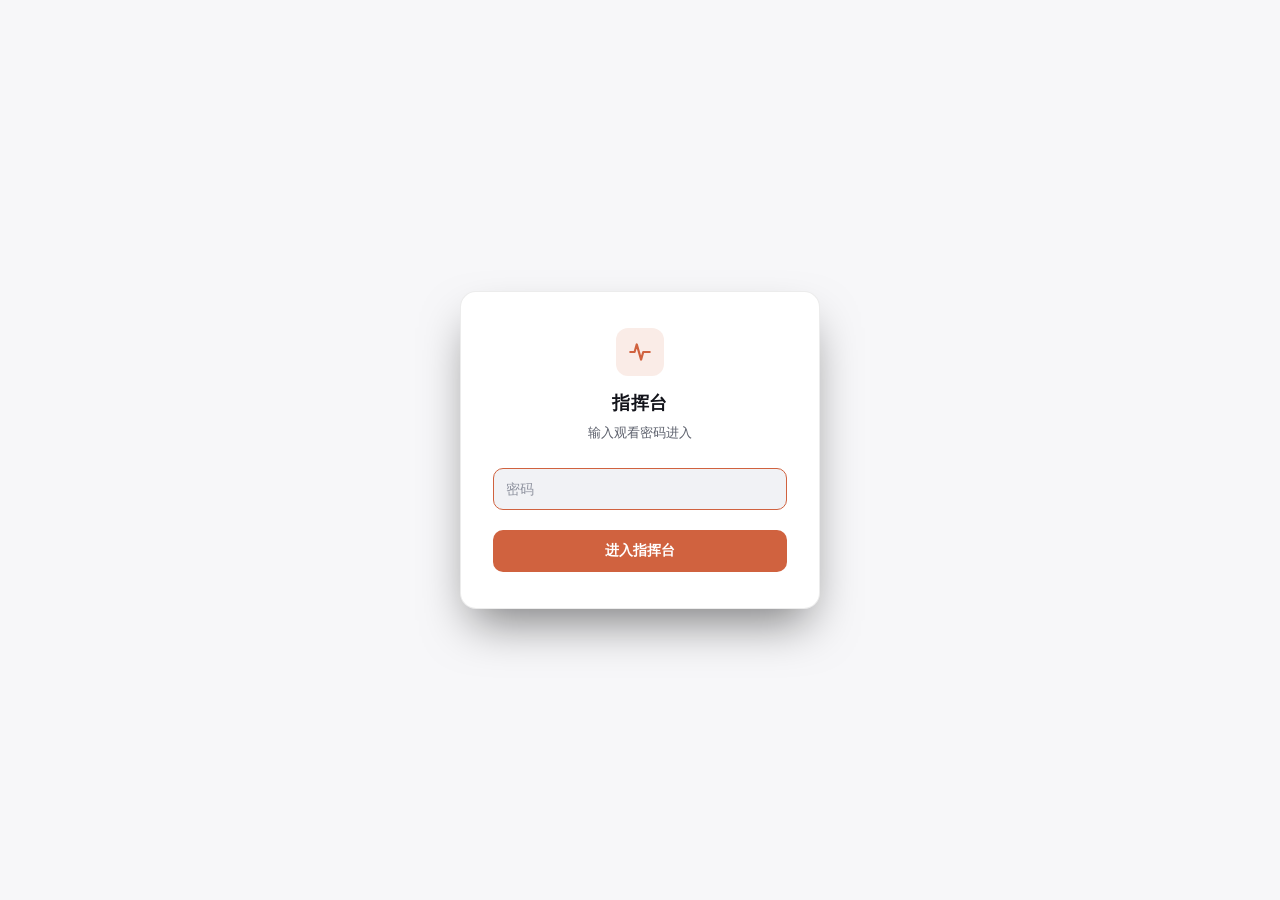
<file: dashboard/public/login.html>
<!doctype html>
<html lang="zh-CN">
<head>
<meta charset="utf-8">
<meta name="viewport" content="width=device-width, initial-scale=1">
<title>指挥台 · 登录</title>
<style>
/* 复用 public/styles.css 的设计令牌（夜间指挥台），独立内联，不引用外部资源 */
:root {
  --bg: #0B0C10;
  --surface: #13151B; --surface-2: #1A1D25;
  --border: rgba(255,255,255,.07); --border-strong: rgba(255,255,255,.14);
  --text: #ECEDF1; --text-2: #9A9EAB; --text-3: #5E6270;
  --claude: #E8876A; --claude-soft: rgba(232,135,106,.12);
  --font-body: "Inter", -apple-system, BlinkMacSystemFont, "PingFang SC", "Hiragino Sans GB", "Microsoft YaHei", sans-serif;
  --ease: cubic-bezier(.2,.8,.2,1);
  --shadow-pop: 0 24px 48px -12px rgba(0,0,0,.5);
}
@media (prefers-color-scheme: light) {
  :root {
    --bg: #F7F7F9;
    --surface: #FFFFFF; --surface-2: #F1F2F5;
    --border: rgba(15,17,23,.08); --border-strong: rgba(15,17,23,.16);
    --text: #12131A; --text-2: #5B5F6B; --text-3: #9094A0;
    --claude: #D0623F; --claude-soft: rgba(208,98,63,.12);
  }
}
* { box-sizing: border-box; }
html, body { margin: 0; padding: 0; height: 100%; }
body {
  background: var(--bg); color: var(--text);
  font: 400 14px/22px var(--font-body);
  -webkit-font-smoothing: antialiased;
}
.wrap { min-height: 100%; display: flex; align-items: center; justify-content: center; padding: 24px; }
.card {
  width: 100%; max-width: 360px; padding: 36px 32px;
  background: var(--surface); border: 1px solid var(--border); border-radius: 16px;
  box-shadow: var(--shadow-pop);
  display: flex; flex-direction: column; align-items: center; gap: 8px;
}
.logo {
  width: 48px; height: 48px; border-radius: 12px; margin-bottom: 8px;
  background: var(--claude-soft); color: var(--claude);
  display: grid; place-items: center;
}
h1 { margin: 0; font-size: 18px; font-weight: 600; letter-spacing: .02em; }
.sub { margin: 0 0 16px; color: var(--text-2); font-size: 13px; }
input[type="password"] {
  width: 100%; height: 42px; padding: 0 12px; margin-bottom: 12px;
  background: var(--surface-2); color: var(--text);
  border: 1px solid var(--border-strong); border-radius: 10px;
  font: inherit; outline: none;
  transition: border-color 160ms var(--ease);
}
input[type="password"]:focus { border-color: var(--claude); }
input[type="password"]::placeholder { color: var(--text-3); }
button {
  width: 100%; height: 42px; border: none; border-radius: 10px;
  background: var(--claude); color: #fff; font: 600 14px var(--font-body);
  cursor: pointer; transition: opacity 160ms var(--ease);
}
button:hover { opacity: .9; }
button:disabled { opacity: .5; cursor: wait; }
.err { margin: 12px 0 0; color: #F87171; font-size: 13px; text-align: center; }
@media (max-width: 420px) {
  .card { padding: 28px 20px; border-radius: 12px; }
}
</style>
</head>
<body>
<main class="wrap">
  <form class="card" id="f" method="post" action="/login">
    <div class="logo" aria-hidden="true">
      <svg width="26" height="26" viewBox="0 0 24 24" fill="none" stroke="currentColor" stroke-width="2" stroke-linecap="round" stroke-linejoin="round">
        <path d="M3 12h4l2-7 4 14 2-7h6"/>
      </svg>
    </div>
    <h1>指挥台</h1>
    <p class="sub">输入观看密码进入</p>
    <input type="password" id="pw" name="password" autocomplete="current-password" placeholder="密码" required autofocus>
    <button type="submit" id="btn">进入指挥台</button>
    <p class="err" id="err" hidden></p>
  </form>
</main>
<script>
document.getElementById('f').addEventListener('submit', async function (ev) {
  ev.preventDefault();
  var err = document.getElementById('err');
  var btn = document.getElementById('btn');
  err.hidden = true;
  btn.disabled = true;
  try {
    var r = await fetch('/login', {
      method: 'POST',
      headers: { 'content-type': 'application/json' },
      body: JSON.stringify({ password: document.getElementById('pw').value })
    });
    if (r.ok) { location.href = '/'; return; }
    err.textContent = r.status === 429 ? '尝试过于频繁，请 10 分钟后再试' : '密码不正确，请检查后重试';
    err.hidden = false;
  } catch (e) {
    err.textContent = '网络异常，请稍后重试';
    err.hidden = false;
  }
  btn.disabled = false;
});
</script>
</body>
</html>
</file>
